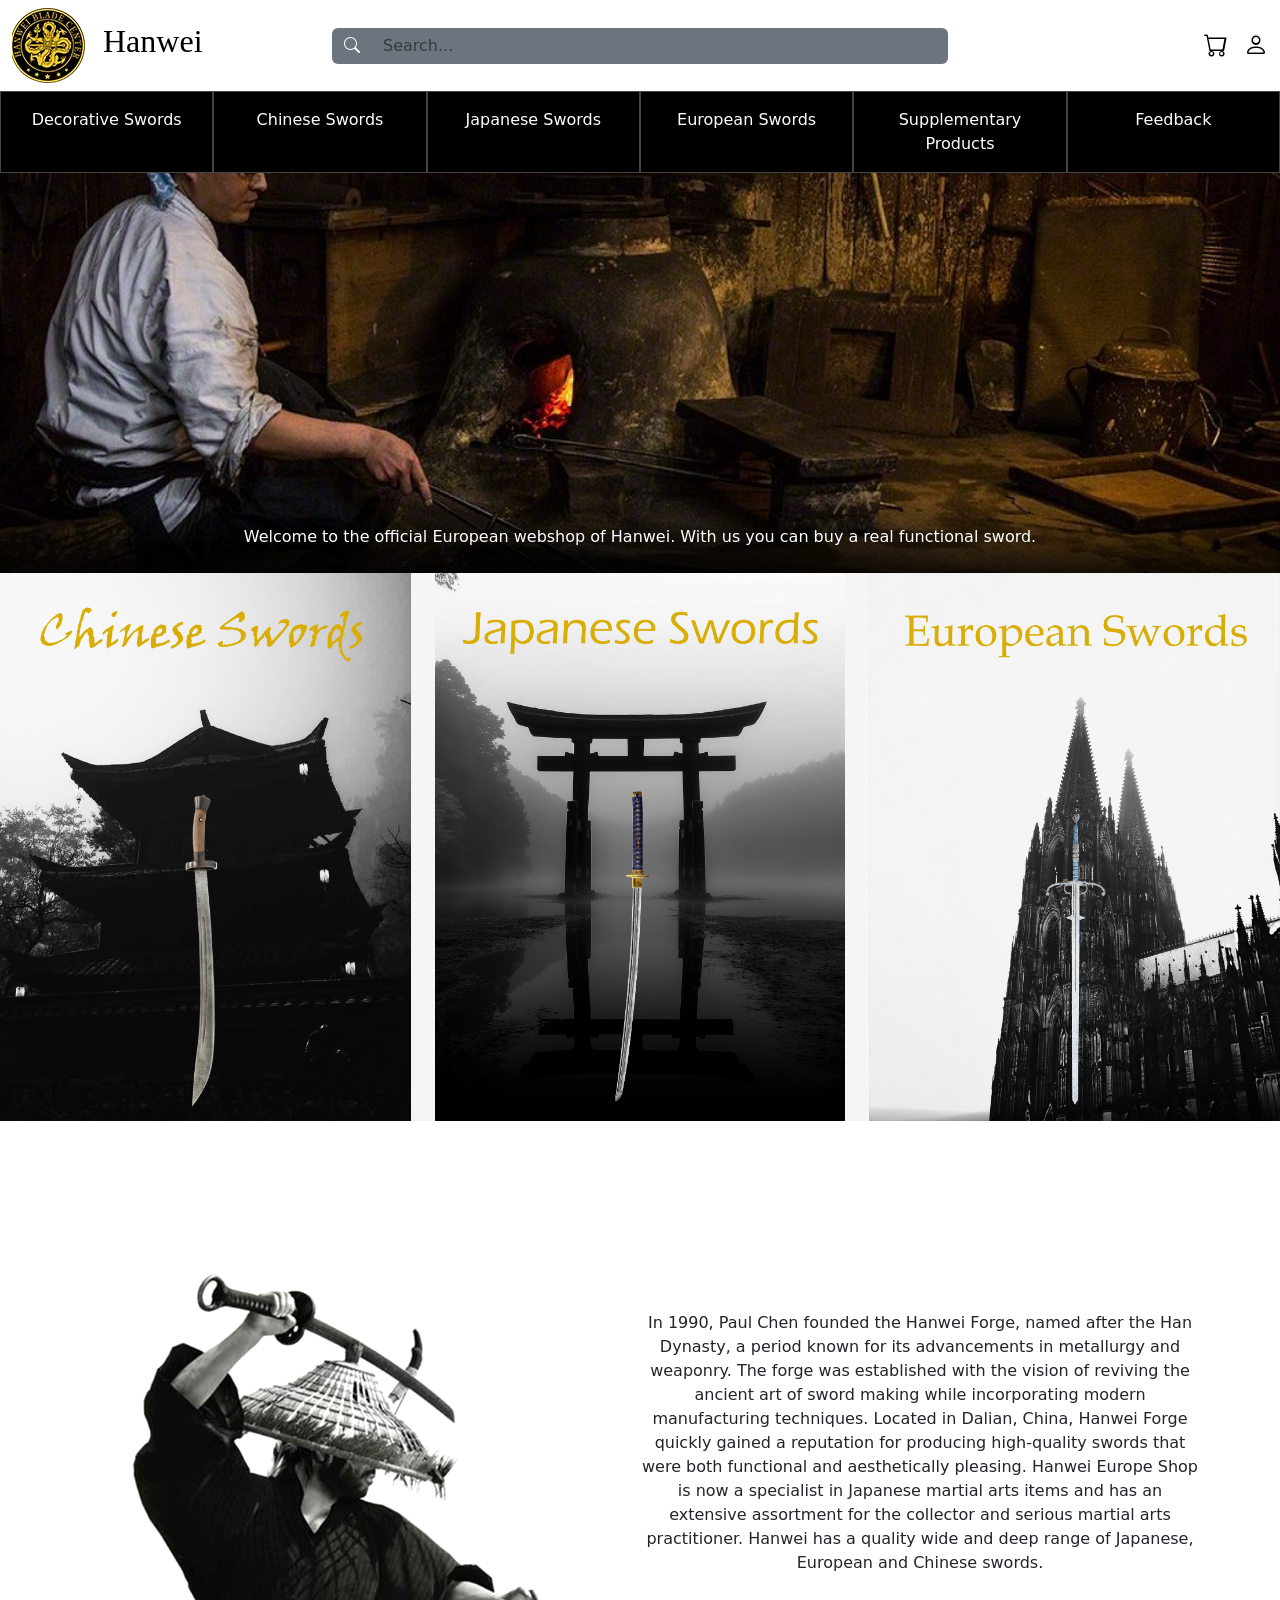
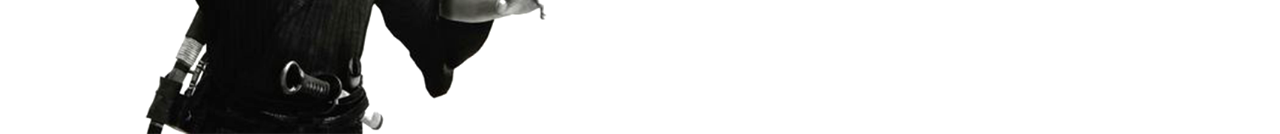
<file: index.html>
<!DOCTYPE html>
<html lang="en">
<head>
    <meta charset="UTF-8">
    <meta name="viewport" content="width=device-width, initial-scale=1.0">
    <link href="https://cdn.jsdelivr.net/npm/bootstrap@5.3.0/dist/css/bootstrap.min.css" rel="stylesheet">
    <link rel="stylesheet" href="https://cdn.jsdelivr.net/npm/bootstrap-icons@1.11.0/font/bootstrap-icons.css">
    <link rel="stylesheet" href="styles.css">
    <title>Hanwei Sword Shop</title>
</head>

<body>

    <!-- header -->
    <div class="container-fluid py-2 bg-white">
        <div class="row align-items-center">

            <!--hanwei logo and home button-->
            <div class="col-3 d-flex align-items-center gap-3">
                <a href="index.html" class="d-flex align-items-center gap-3">
                    <img src="HANWEI-LOGO-.webp" class="img-fluid" alt="Hanwei Logo">
                    <h2>Hanwei</h2>
                </a>
            </div>

            <!--search box-->
            <div class="col-6">
                <div class="input-group">
                    <span class="input-group-text bg-secondary border-0">
                        <i class="bi bi-search text-white"></i>
                    </span>
                    <input type="text" class="form-control bg-secondary text-white border-0"
                           placeholder="Search..." aria-label="Search">
                </div>
            </div>

            <!-- Profile and Cart -->
            <div class="col-3 d-flex justify-content-end gap-3">
                <a href="#" class="text-black text-decoration-none">
                    <i class="bi bi-cart fs-4"></i>
                </a>
                <a href="#" class="text-black text-decoration-none">
                    <i class="bi bi-person fs-4"></i>
                </a>
               
            </div>

        </div>
    </div>

    <!-- navbar -->
    <div class="container-fluid bg-black">
        <div class="row text-white text-center">
            <div class="col bg-black" style="border: 1px solid #444;">
                <a class="nav-link text-white py-3" href="DecorativeSwords.html">Decorative Swords</a>
            </div>
            <div class="col bg-black" style="border: 1px solid #444;">
                <a class="nav-link text-white py-3" href="ChineseSwords.html">Chinese Swords</a>
            </div>
            <div class="col bg-black" style="border: 1px solid #444;">
                <a class="nav-link text-white py-3" href="JapaneseSwords.html">Japanese Swords</a>
            </div>
            <div class="col bg-black" style="border: 1px solid #444;">
                <a class="nav-link text-white py-3" href="EuropeanSwords.html">European Swords</a>
            </div>
            <div class="col bg-black" style="border: 1px solid #444;">
                <a class="nav-link text-white py-3" href="SupplementaryProducts.html">Supplementary Products</a>
            </div>
            <div class="col bg-black" style="border: 1px solid #444;">
                <a class="nav-link text-white py-3" href="Feedback.html">Feedback</a>
            </div>
        </div>
    </div>

    <div class="container-fluid px-0 position-relative">
        <img src="53193 copy trim.jpg" class="w-100" style="max-height: 400px; object-fit: cover;" alt="Hero sword image">
        <div class="position-absolute bottom-0 start-0 end-0 text-white text-center p-4"
             style="background: linear-gradient(transparent, rgba(0,0,0,0.8));">
            Welcome to the official European webshop of Hanwei. With us you can buy a real functional sword.
        </div>
    </div>

    <!-- Product cards section -->
    <div class="row g-4">

    <div class="col-4">
        <a href="ChineseSwords.html">
            <img src="Chinese Swords.png" class="w-100" alt="Japanese Swords">
            
        </a>
    </div>

    <div class="col-4">
        <a href="JapaneseSwords.html">
            <img src="Japanese Swords.png" class="w-100" alt="European Swords">
            
        </a>
    </div>

    <div class="col-4">
        <a href="EuropeanSwords.html">
            <img src="European Swords.png" class="w-100" alt="Chinese Swords">
            
        </a>
    </div>

</div>

<div class="position-relative">
    <img src="history background swords 2.png" class="w-100" alt="description">
    <p class="position-absolute top-50 translate-middle-y start-50 translate-middle-x text- text-center mt-3" style="padding-right: 80px;">
       In 1990, Paul Chen founded the Hanwei Forge, named after the Han Dynasty, a period known for its advancements in metallurgy and weaponry. The forge was established with the vision of reviving the ancient art of sword making while incorporating modern manufacturing techniques. Located in Dalian, China, Hanwei Forge quickly gained a reputation for producing high-quality swords that were both functional and aesthetically pleasing. Hanwei Europe Shop is now a specialist in Japanese martial arts items and has an extensive assortment for the collector and serious martial arts practitioner. Hanwei has a quality wide and deep range of Japanese, European and Chinese swords.
    </p>
</div>

    
    <script src="https://cdn.jsdelivr.net/npm/@popperjs/core@2.11.6/dist/umd/popper.min.js"></script>
    <script src="https://cdn.jsdelivr.net/npm/bootstrap@5.3.0/dist/js/bootstrap.min.js"></script>

</body>
</html>
</file>
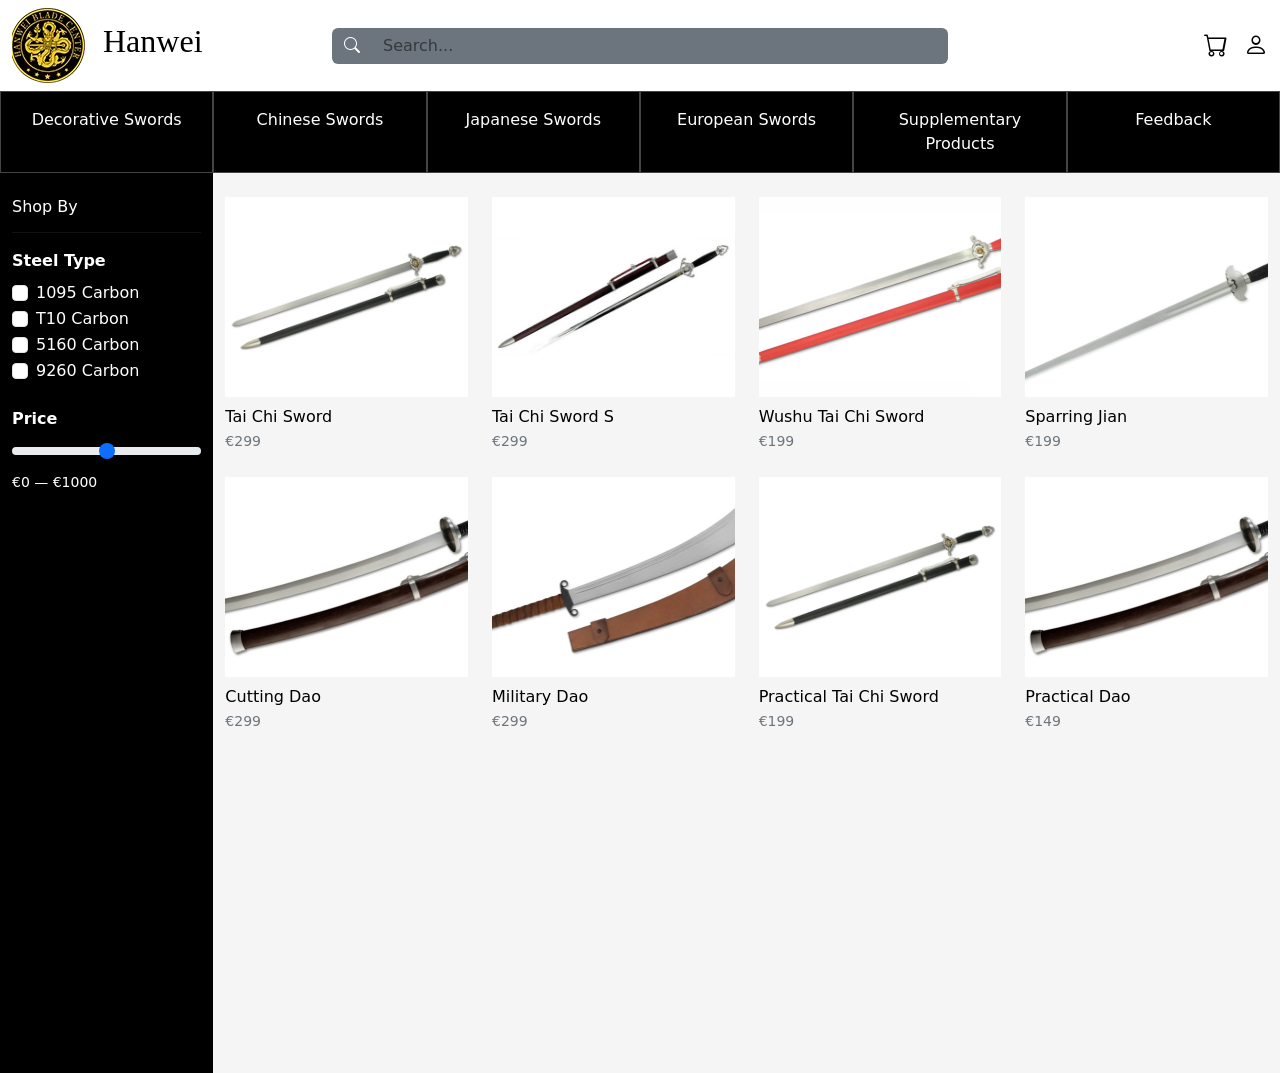
<file: ChineseSwords.html>
<!DOCTYPE html>
<html lang="en">
<head>
    <meta charset="UTF-8">
    <meta name="viewport" content="width=device-width, initial-scale=1.0">
    <link href="https://cdn.jsdelivr.net/npm/bootstrap@5.3.0/dist/css/bootstrap.min.css" rel="stylesheet">
    <link rel="stylesheet" href="https://cdn.jsdelivr.net/npm/bootstrap-icons@1.11.0/font/bootstrap-icons.css">
    <link rel="stylesheet" href="styles.css">
    <title>Hanwei Sword Shop</title>
</head>

<body>

    <!-- header -->
    <div class="container-fluid py-2 bg-white">
        <div class="row align-items-center">

            <!--hanwei logo and home button-->
            <div class="col-3 d-flex align-items-center gap-3">
                <a href="index.html" class="d-flex align-items-center gap-3">
                    <img src="HANWEI-LOGO-.webp" class="img-fluid" alt="Hanwei Logo">
                    <h2>Hanwei</h2>
                </a>
            </div>

            <!--search box-->
            <div class="col-6">
                <div class="input-group">
                    <span class="input-group-text bg-secondary border-0">
                        <i class="bi bi-search text-white"></i>
                    </span>
                    <input type="text" class="form-control bg-secondary text-white border-0"
                           placeholder="Search..." aria-label="Search">
                </div>
            </div>

            <!-- Profile and Cart -->
            <div class="col-3 d-flex justify-content-end gap-3">
                <a href="#" class="text-black text-decoration-none">
                    <i class="bi bi-cart fs-4"></i>
                </a>
                <a href="#" class="text-black text-decoration-none">
                    <i class="bi bi-person fs-4"></i>
                </a>
               
            </div>

        </div>
    </div>

    <!-- navbar -->
    <div class="container-fluid bg-black">
        <div class="row text-white text-center">
            <div class="col bg-black" style="border: 1px solid #444;">
                <a class="nav-link text-white py-3" href="DecorativeSwords.html">Decorative Swords</a>
            </div>
            <div class="col bg-black" style="border: 1px solid #444;">
                <a class="nav-link text-white py-3" href="ChineseSwords.html">Chinese Swords</a>
            </div>
            <div class="col bg-black" style="border: 1px solid #444;">
                <a class="nav-link text-white py-3" href="JapaneseSwords.html">Japanese Swords</a>
            </div>
            <div class="col bg-black" style="border: 1px solid #444;">
                <a class="nav-link text-white py-3" href="EuropeanSwords.html">European Swords</a>
            </div>
            <div class="col bg-black" style="border: 1px solid #444;">
                <a class="nav-link text-white py-3" href="SupplementaryProducts.html">Supplementary Products</a>
            </div>
            <div class="col bg-black" style="border: 1px solid #444;">
                <a class="nav-link text-white py-3" href="Feedback.html">Feedback</a>
            </div>
        </div>
    </div>

    <!-- Main content: sidebar + products -->
    <div class="container-fluid">
        <div class="row">

            <!-- Sidebar -->
            <div class="col-2 bg-black text-white pt-4" style="min-height: 100vh;">
                <h6>Shop By</h6>
                <hr style="border-color: #444;">

                <p class="mb-2"><strong>Steel Type</strong></p>
                <div class="form-check">
                    <input class="form-check-input" type="checkbox" id="steel1">
                    <label class="form-check-label" for="steel1">1095 Carbon</label>
                </div>
                <div class="form-check">
                    <input class="form-check-input" type="checkbox" id="steel2">
                    <label class="form-check-label" for="steel2">T10 Carbon</label>
                </div>
                <div class="form-check">
                    <input class="form-check-input" type="checkbox" id="steel3">
                    <label class="form-check-label" for="steel3">5160 Carbon</label>
                </div>
                <div class="form-check">
                    <input class="form-check-input" type="checkbox" id="steel4">
                    <label class="form-check-label" for="steel4">9260 Carbon</label>
                </div>

                <p class="mt-4 mb-2"><strong>Price</strong></p>
                <input type="range" class="form-range" min="0" max="1000" value="500">
                <small>€0 — €1000</small>
            </div>

            <!-- product grid -->
            <div class="col-10 pt-4" style="background-color: whitesmoke;">
                <div class="row g-4">

                    <!-- block for each sword -->
                    <div class="col-3">
                        <a href="#" class="text-decoration-none text-white">
                            <img src="Tai-Chi-Zwaard-sh2008a-1024x1024.webp" class="w-100" alt="Sword Name" style="height: 200px; object-fit: cover;">
                            <p class="mt-2 mb-0 text-black">Tai Chi Sword</p>
                            <small class="text-secondary">€299</small>
                        </a>
                    </div>

                    <div class="col-3">
                        <a href="#" class="text-decoration-none text-white">
                            <img src="Tai-Chi-Zwaard-SH2269-1024x1024.webp" class="w-100" alt="Sword Name" style="height: 200px; object-fit: cover;">
                            <p class="mt-2 mb-0 text-black">Tai Chi Sword S</p>
                            <small class="text-secondary">€299</small>
                        </a>
                    </div>

                    <div class="col-3">
                        <a href="#" class="text-decoration-none text-white">
                            <img src="wushu-tai-chi-sword.png" class="w-100" alt="Sword Name" style="height: 200px; object-fit: cover;">
                            <p class="mt-2 mb-0 text-black">Wushu Tai Chi Sword</p>
                            <small class="text-secondary">€199</small>
                        </a>
                    </div>

                    <div class="col-3">
                        <a href="#" class="text-decoration-none text-white">
                            <img src="Sparring-Jian.png" class="w-100" alt="Sword Name" style="height: 200px; object-fit: cover;">
                            <p class="mt-2 mb-0 text-black">Sparring Jian</p>
                            <small class="text-secondary">€199</small>
                        </a>
                    </div>

                    <div class="col-3">
                        <a href="#" class="text-decoration-none text-white">
                            <img src="Cutting-Dao.png" class="w-100" alt="Sword Name" style="height: 200px; object-fit: cover;">
                            <p class="mt-2 mb-0 text-black">Cutting Dao</p>
                            <small class="text-secondary">€299</small>
                        </a>
                    </div>

                    <div class="col-3">
                        <a href="#" class="text-decoration-none text-white">
                            <img src="military-dadao.png" class="w-100" alt="Sword Name" style="height: 200px; object-fit: cover;">
                            <p class="mt-2 mb-0 text-black">Military Dao</p>
                            <small class="text-secondary">€299</small>
                        </a>
                    </div>

                    <div class="col-3">
                        <a href="#" class="text-decoration-none text-white">
                            <img src="Tai-Chi-Zwaard-sh2008a-1024x1024.webp" class="w-100" alt="Sword Name" style="height: 200px; object-fit: cover;">
                            <p class="mt-2 mb-0 text-black">Practical Tai Chi Sword</p>
                            <small class="text-secondary">€199</small>
                        </a>
                    </div>

                    <div class="col-3">
                        <a href="#" class="text-decoration-none text-white">
                            <img src="Cutting-Dao.png" class="w-100" alt="Sword Name" style="height: 200px; object-fit: cover;">
                            <p class="mt-2 mb-0 text-black">Practical Dao</p>
                            <small class="text-secondary">€149</small>
                        </a>
                    </div>

                </div>
            </div>

        </div>
    </div>

    <script src="https://cdn.jsdelivr.net/npm/@popperjs/core@2.11.6/dist/umd/popper.min.js"></script>
    <script src="https://cdn.jsdelivr.net/npm/bootstrap@5.3.0/dist/js/bootstrap.min.js"></script>

</body>
</html>
</file>
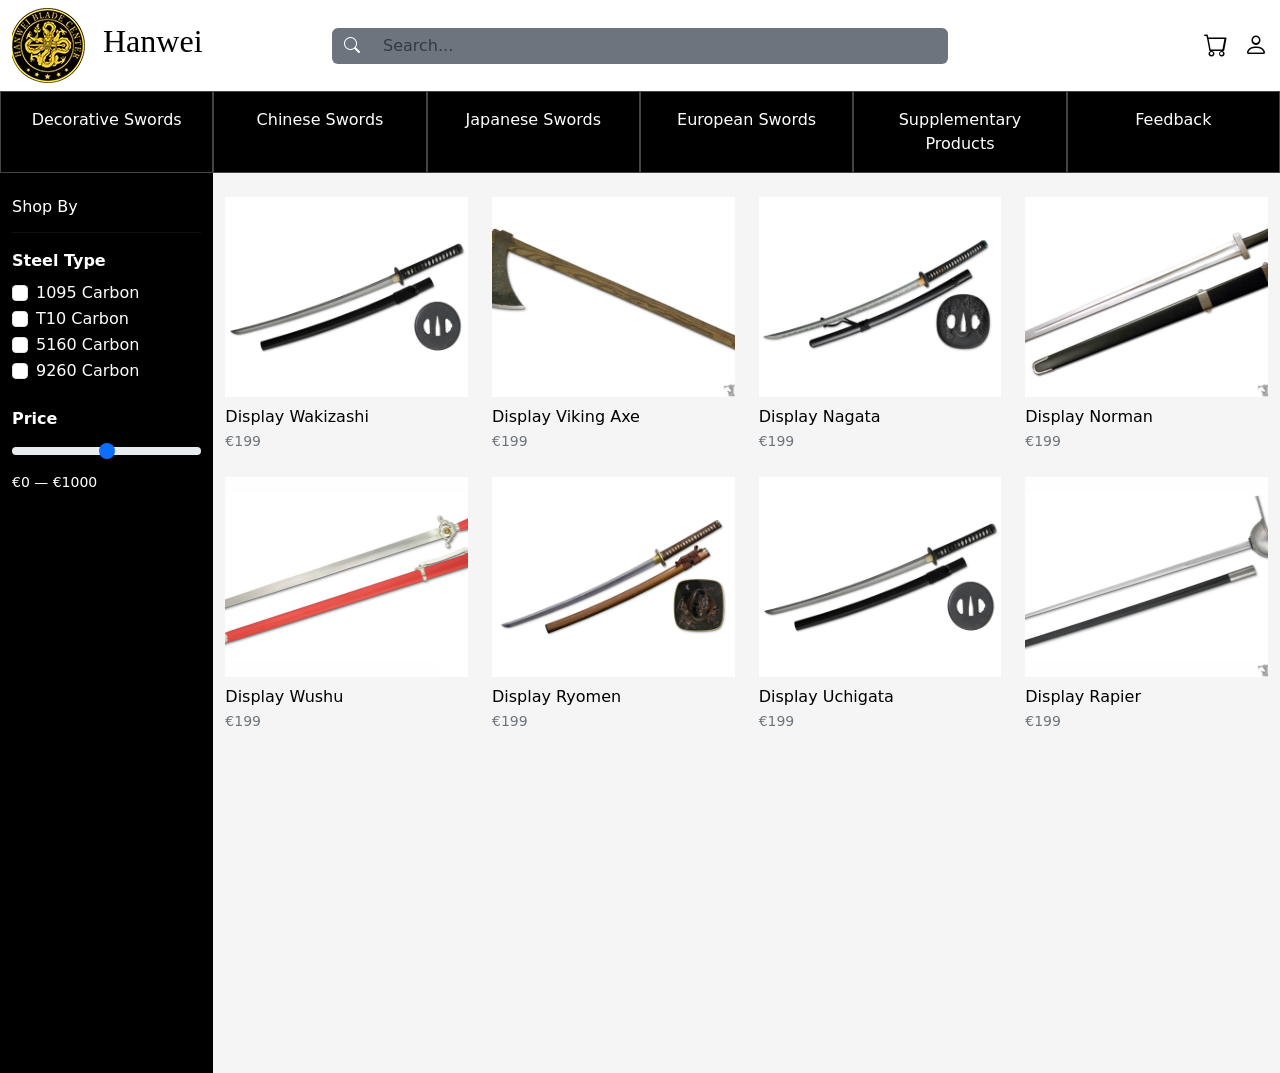
<file: DecorativeSwords.html>
<!DOCTYPE html>
<html lang="en">
<head>
    <meta charset="UTF-8">
    <meta name="viewport" content="width=device-width, initial-scale=1.0">
    <link href="https://cdn.jsdelivr.net/npm/bootstrap@5.3.0/dist/css/bootstrap.min.css" rel="stylesheet">
    <link rel="stylesheet" href="https://cdn.jsdelivr.net/npm/bootstrap-icons@1.11.0/font/bootstrap-icons.css">
    <link rel="stylesheet" href="styles.css">
    <title>Hanwei Sword Shop</title>
</head>

<body>

    <!-- header -->
    <div class="container-fluid py-2 bg-white">
        <div class="row align-items-center">

            <!--hanwei logo and home button-->
            <div class="col-3 d-flex align-items-center gap-3">
                <a href="index.html" class="d-flex align-items-center gap-3">
                    <img src="HANWEI-LOGO-.webp" class="img-fluid" alt="Hanwei Logo">
                    <h2>Hanwei</h2>
                </a>
            </div>

            <!--search box-->
            <div class="col-6">
                <div class="input-group">
                    <span class="input-group-text bg-secondary border-0">
                        <i class="bi bi-search text-white"></i>
                    </span>
                    <input type="text" class="form-control bg-secondary text-white border-0"
                           placeholder="Search..." aria-label="Search">
                </div>
            </div>

            <!-- Profile and Cart -->
            <div class="col-3 d-flex justify-content-end gap-3">
                <a href="#" class="text-black text-decoration-none">
                    <i class="bi bi-cart fs-4"></i>
                </a>
                <a href="#" class="text-black text-decoration-none">
                    <i class="bi bi-person fs-4"></i>
                </a>
               
            </div>

        </div>
    </div>

    <!-- navbar -->
    <div class="container-fluid bg-black">
        <div class="row text-white text-center">
            <div class="col bg-black" style="border: 1px solid #444;">
                <a class="nav-link text-white py-3" href="DecorativeSwords.html">Decorative Swords</a>
            </div>
            <div class="col bg-black" style="border: 1px solid #444;">
                <a class="nav-link text-white py-3" href="ChineseSwords.html">Chinese Swords</a>
            </div>
            <div class="col bg-black" style="border: 1px solid #444;">
                <a class="nav-link text-white py-3" href="JapaneseSwords.html">Japanese Swords</a>
            </div>
            <div class="col bg-black" style="border: 1px solid #444;">
                <a class="nav-link text-white py-3" href="EuropeanSwords.html">European Swords</a>
            </div>
            <div class="col bg-black" style="border: 1px solid #444;">
                <a class="nav-link text-white py-3" href="SupplementaryProducts.html">Supplementary Products</a>
            </div>
            <div class="col bg-black" style="border: 1px solid #444;">
                <a class="nav-link text-white py-3" href="Feedback.html">Feedback</a>
            </div>
        </div>
    </div>

    <!-- Main content: sidebar + products -->
    <div class="container-fluid">
        <div class="row">

            <!-- Sidebar -->
            <div class="col-2 bg-black text-white pt-4" style="min-height: 100vh;">
                <h6>Shop By</h6>
                <hr style="border-color: #444;">

                <p class="mb-2"><strong>Steel Type</strong></p>
                <div class="form-check">
                    <input class="form-check-input" type="checkbox" id="steel1">
                    <label class="form-check-label" for="steel1">1095 Carbon</label>
                </div>
                <div class="form-check">
                    <input class="form-check-input" type="checkbox" id="steel2">
                    <label class="form-check-label" for="steel2">T10 Carbon</label>
                </div>
                <div class="form-check">
                    <input class="form-check-input" type="checkbox" id="steel3">
                    <label class="form-check-label" for="steel3">5160 Carbon</label>
                </div>
                <div class="form-check">
                    <input class="form-check-input" type="checkbox" id="steel4">
                    <label class="form-check-label" for="steel4">9260 Carbon</label>
                </div>

                <p class="mt-4 mb-2"><strong>Price</strong></p>
                <input type="range" class="form-range" min="0" max="1000" value="500">
                <small>€0 — €1000</small>
            </div>

            <!-- Product grid -->
            <div class="col-10 pt-4" style="background-color: whitesmoke;">
                <div class="row g-4">

                    <!-- Products -->
                    <div class="col-3">
                        <a href="#" class="text-decoration-none text-white">
                            <img src="Decorative Katana.webp" class="w-100" alt="Sword Name" style="height: 200px; object-fit: cover;">
                            <p class="mt-2 mb-0 text-black">Display Wakizashi</p>
                            <small class="text-secondary">€199</small>
                        </a>
                    </div>

                    <div class="col-3">
                        <a href="#" class="text-decoration-none text-white">
                            <img src="viking-axe.jpg" class="w-100" alt="Sword Name" style="height: 200px; object-fit: cover;">
                            <p class="mt-2 mb-0 text-black">Display Viking Axe</p>
                            <small class="text-secondary">€199</small>
                        </a>
                    </div>

                    <div class="col-3">
                        <a href="#" class="text-decoration-none text-white">
                            <img src="Lion-Dog-Katana-sh2439-1024x1024.webp" class="w-100" alt="Sword Name" style="height: 200px; object-fit: cover;">
                            <p class="mt-2 mb-0 text-black">Display Nagata</p>
                            <small class="text-secondary">€199</small>
                        </a>
                    </div>

                    <div class="col-3">
                        <a href="#" class="text-decoration-none text-white">
                            <img src="tinker-blunt-viking-sword.jpg" class="w-100" alt="Sword Name" style="height: 200px; object-fit: cover;">
                            <p class="mt-2 mb-0 text-black">Display Norman</p>
                            <small class="text-secondary">€199</small>
                        </a>
                    </div>

                    <div class="col-3">
                        <a href="#" class="text-decoration-none text-white">
                            <img src="wushu-tai-chi-sword.png" class="w-100" alt="Sword Name" style="height: 200px; object-fit: cover;">
                            <p class="mt-2 mb-0 text-black">Display Wushu</p>
                            <small class="text-secondary">€199</small>
                        </a>
                    </div>

                    <div class="col-3">
                        <a href="#" class="text-decoration-none text-white">
                            <img src="Bushido-Katana-sh1210-1024x1024.webp" class="w-100" alt="Sword Name" style="height: 200px; object-fit: cover;">
                            <p class="mt-2 mb-0 text-black">Display Ryomen</p>
                            <small class="text-secondary">€199</small>
                        </a>
                    </div>

                    <div class="col-3">
                        <a href="#" class="text-decoration-none text-white">
                            <img src="Decorative Katana.webp" class="w-100" alt="Sword Name" style="height: 200px; object-fit: cover;">
                            <p class="mt-2 mb-0 text-black">Display Uchigata</p>
                            <small class="text-secondary">€199</small>
                        </a>
                    </div>

                    <div class="col-3">
                        <a href="#" class="text-decoration-none text-white">
                            <img src="practical-cup-hilt-rapier.jpg" class="w-100" alt="Sword Name" style="height: 200px; object-fit: cover;">
                            <p class="mt-2 mb-0 text-black">Display Rapier</p>
                            <small class="text-secondary">€199</small>
                        </a>
                    </div>

                </div>
            </div>

        </div>
    </div>

    <script src="https://cdn.jsdelivr.net/npm/@popperjs/core@2.11.6/dist/umd/popper.min.js"></script>
    <script src="https://cdn.jsdelivr.net/npm/bootstrap@5.3.0/dist/js/bootstrap.min.js"></script>

</body>
</html>
</file>
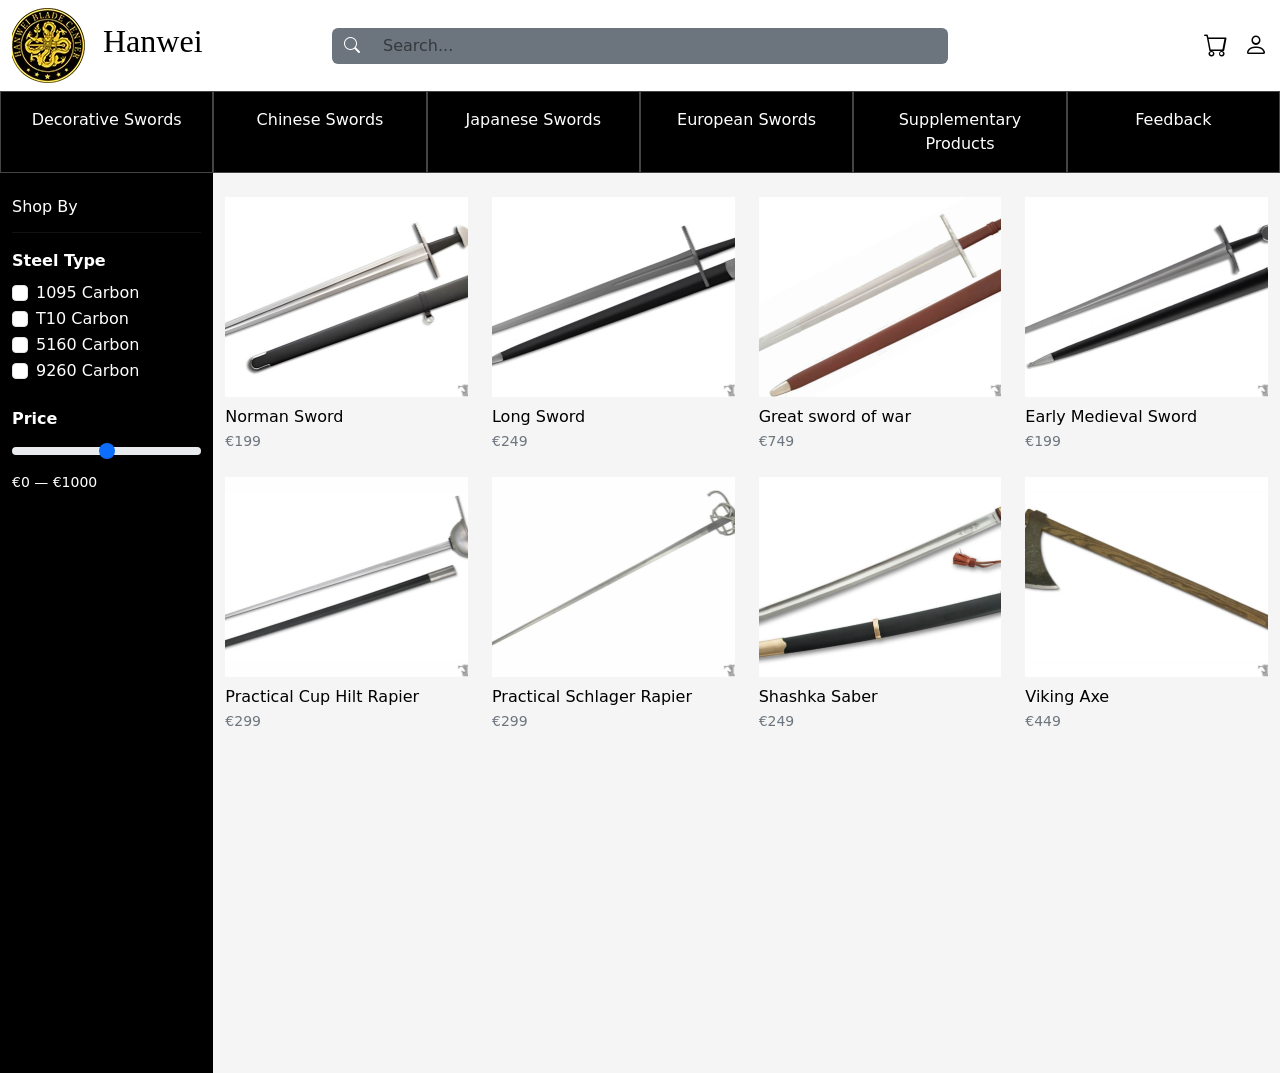
<file: EuropeanSwords.html>
<!DOCTYPE html>
<html lang="en">
<head>
    <meta charset="UTF-8">
    <meta name="viewport" content="width=device-width, initial-scale=1.0">
    <link href="https://cdn.jsdelivr.net/npm/bootstrap@5.3.0/dist/css/bootstrap.min.css" rel="stylesheet">
    <link rel="stylesheet" href="https://cdn.jsdelivr.net/npm/bootstrap-icons@1.11.0/font/bootstrap-icons.css">
    <link rel="stylesheet" href="styles.css">
    <title>Hanwei Sword Shop</title>
</head>

<body>

    <!-- header -->
    <div class="container-fluid py-2 bg-white">
        <div class="row align-items-center">

            <!--hanwei logo and home button-->
            <div class="col-3 d-flex align-items-center gap-3">
                <a href="index.html" class="d-flex align-items-center gap-3">
                    <img src="HANWEI-LOGO-.webp" class="img-fluid" alt="Hanwei Logo">
                    <h2>Hanwei</h2>
                </a>
            </div>

            <!--search box-->
            <div class="col-6">
                <div class="input-group">
                    <span class="input-group-text bg-secondary border-0">
                        <i class="bi bi-search text-white"></i>
                    </span>
                    <input type="text" class="form-control bg-secondary text-white border-0"
                           placeholder="Search..." aria-label="Search">
                </div>
            </div>

            <!-- Profile and Cart -->
            <div class="col-3 d-flex justify-content-end gap-3">
                <a href="#" class="text-black text-decoration-none">
                    <i class="bi bi-cart fs-4"></i>
                </a>
                <a href="#" class="text-black text-decoration-none">
                    <i class="bi bi-person fs-4"></i>
                </a>
               
            </div>

        </div>
    </div>

    <!-- navbar -->
    <div class="container-fluid bg-black">
        <div class="row text-white text-center">
            <div class="col bg-black" style="border: 1px solid #444;">
                <a class="nav-link text-white py-3" href="DecorativeSwords.html">Decorative Swords</a>
            </div>
            <div class="col bg-black" style="border: 1px solid #444;">
                <a class="nav-link text-white py-3" href="ChineseSwords.html">Chinese Swords</a>
            </div>
            <div class="col bg-black" style="border: 1px solid #444;">
                <a class="nav-link text-white py-3" href="JapaneseSwords.html">Japanese Swords</a>
            </div>
            <div class="col bg-black" style="border: 1px solid #444;">
                <a class="nav-link text-white py-3" href="EuropeanSwords.html">European Swords</a>
            </div>
            <div class="col bg-black" style="border: 1px solid #444;">
                <a class="nav-link text-white py-3" href="SupplementaryProducts.html">Supplementary Products</a>
            </div>
            <div class="col bg-black" style="border: 1px solid #444;">
                <a class="nav-link text-white py-3" href="Feedback.html">Feedback</a>
            </div>
        </div>
    </div>
    <!-- Main content: sidebar + products -->
    <div class="container-fluid">
        <div class="row">

            <!-- Sidebar -->
            <div class="col-2 bg-black text-white pt-4" style="min-height: 100vh;">
                <h6>Shop By</h6>
                <hr style="border-color: #444;">

                <p class="mb-2"><strong>Steel Type</strong></p>
                <div class="form-check">
                    <input class="form-check-input" type="checkbox" id="steel1">
                    <label class="form-check-label" for="steel1">1095 Carbon</label>
                </div>
                <div class="form-check">
                    <input class="form-check-input" type="checkbox" id="steel2">
                    <label class="form-check-label" for="steel2">T10 Carbon</label>
                </div>
                <div class="form-check">
                    <input class="form-check-input" type="checkbox" id="steel3">
                    <label class="form-check-label" for="steel3">5160 Carbon</label>
                </div>
                <div class="form-check">
                    <input class="form-check-input" type="checkbox" id="steel4">
                    <label class="form-check-label" for="steel4">9260 Carbon</label>
                </div>

                <p class="mt-4 mb-2"><strong>Price</strong></p>
                <input type="range" class="form-range" min="0" max="1000" value="500">
                <small>€0 — €1000</small>
            </div>

            <!-- product grid -->
            <div class="col-10 pt-4" style="background-color:whitesmoke;">
                <div class="row g-4">

                    <!-- blocks for each sword -->
                    <div class="col-3">
                        <a href="#" class="text-decoration-none text-white">
                            <img src="tinker-norman-sword-sharp.jpg" class="w-100" alt="Sword Name" style="height: 200px; object-fit: cover;">
                            <p class="mt-2 mb-0 text-black">Norman Sword</p>
                            <small class="text-secondary">€199</small>
                        </a>
                    </div>

                    <div class="col-3">
                        <a href="#" class="text-decoration-none text-white">
                            <img src="tinker-long-sword.jpg" class="w-100" alt="Sword Name" style="height: 200px; object-fit: cover;">
                            <p class="mt-2 mb-0 text-black">Long Sword</p>
                            <small class="text-secondary">€249</small>
                        </a>
                    </div>

                    <div class="col-3">
                        <a href="#" class="text-decoration-none text-white">
                            <img src="tinker-great-sword-of-war.jpg" class="w-100" alt="Sword Name" style="height: 200px; object-fit: cover;">
                            <p class="mt-2 mb-0 text-black">Great sword of war</p>
                            <small class="text-secondary">€749</small>
                        </a>
                    </div>

                    <div class="col-3">
                        <a href="#" class="text-decoration-none text-white">
                            <img src="tinker-early-medieval-sword.jpg" class="w-100" alt="Sword Name" style="height: 200px; object-fit: cover;">
                            <p class="mt-2 mb-0 text-black">Early Medieval Sword</p>
                            <small class="text-secondary">€199</small>
                        </a>
                    </div>

                    <div class="col-3">
                        <a href="#" class="text-decoration-none text-white">
                            <img src="practical-cup-hilt-rapier.jpg" class="w-100" alt="Sword Name" style="height: 200px; object-fit: cover;">
                            <p class="mt-2 mb-0 text-black">Practical Cup Hilt Rapier</p>
                            <small class="text-secondary">€299</small>
                        </a>
                    </div>

                    <div class="col-3">
                        <a href="#" class="text-decoration-none text-white">
                            <img src="practical-rapier-schlager-blade.jpg" class="w-100" alt="Sword Name" style="height: 200px; object-fit: cover;">
                            <p class="mt-2 mb-0 text-black">Practical Schlager Rapier</p>
                            <small class="text-secondary">€299</small>
                        </a>
                    </div>

                    <div class="col-3">
                        <a href="#" class="text-decoration-none text-white">
                            <img src="1881-shashka-saber.jpg" class="w-100" alt="Sword Name" style="height: 200px; object-fit: cover;">
                            <p class="mt-2 mb-0 text-black">Shashka Saber</p>
                            <small class="text-secondary">€249</small>
                        </a>
                    </div>

                    <div class="col-3">
                        <a href="#" class="text-decoration-none text-white">
                            <img src="viking-axe.jpg" class="w-100" alt="Sword Name" style="height: 200px; object-fit: cover;">
                            <p class="mt-2 mb-0 text-black">Viking Axe</p>
                            <small class="text-secondary">€449</small>
                        </a>
                    </div>

                </div>
            </div>

        </div>
    </div>

    <script src="https://cdn.jsdelivr.net/npm/@popperjs/core@2.11.6/dist/umd/popper.min.js"></script>
    <script src="https://cdn.jsdelivr.net/npm/bootstrap@5.3.0/dist/js/bootstrap.min.js"></script>

</body>
</html>
</file>
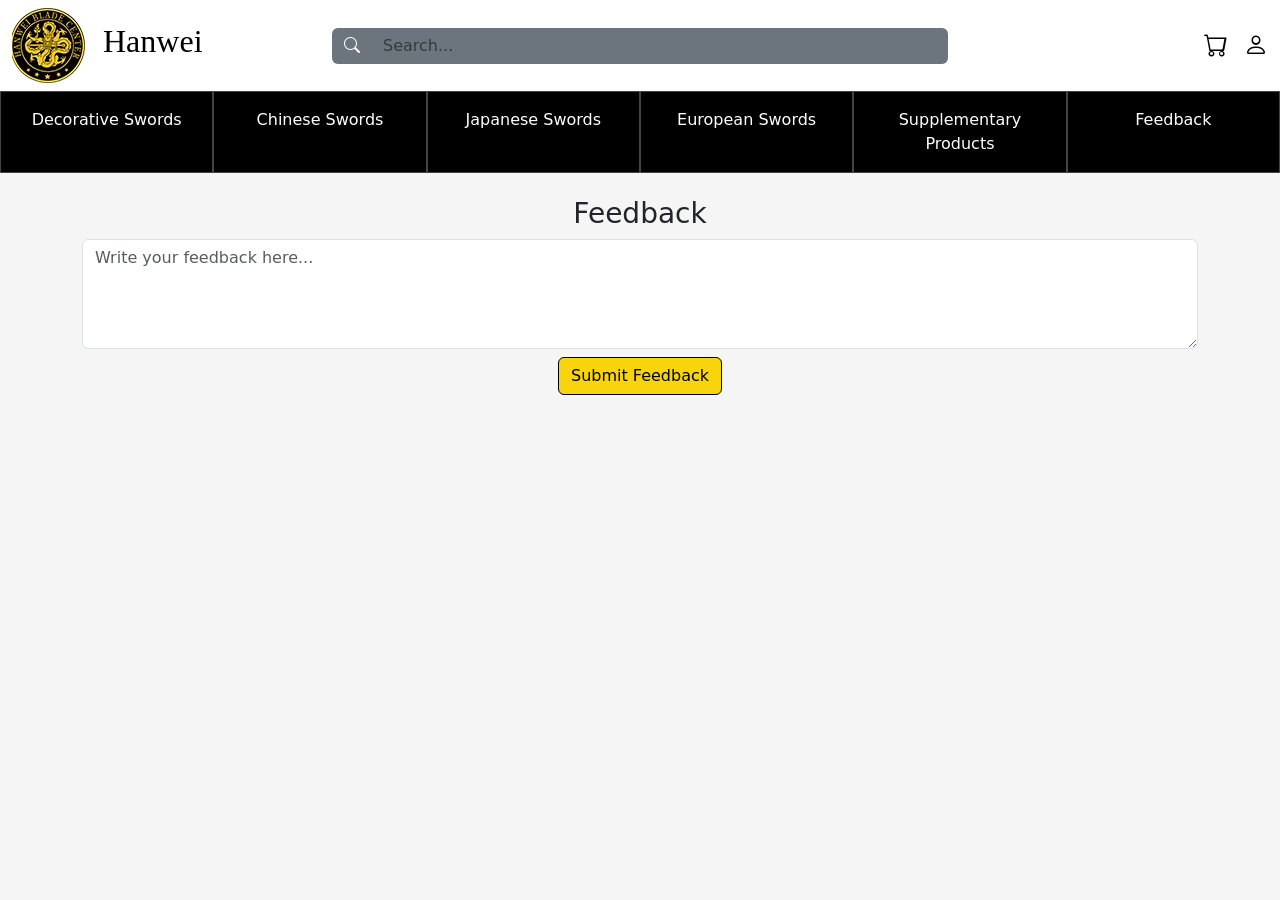
<file: Feedback.html>
<!DOCTYPE html>
<html lang="en">
<head>
    <meta charset="UTF-8">
    <meta name="viewport" content="width=device-width, initial-scale=1.0">
    <link href="https://cdn.jsdelivr.net/npm/bootstrap@5.3.0/dist/css/bootstrap.min.css" rel="stylesheet">
    <link rel="stylesheet" href="https://cdn.jsdelivr.net/npm/bootstrap-icons@1.11.0/font/bootstrap-icons.css">
    <link rel="stylesheet" href="styles.css">
    <title>Hanwei Sword Shop</title>
</head>

<body>

    <!-- header -->
    <div class="container-fluid py-2 bg-white">
        <div class="row align-items-center">

            <!--hanwei logo and home button-->
            <div class="col-3 d-flex align-items-center gap-3">
                <a href="index.html" class="d-flex align-items-center gap-3">
                    <img src="HANWEI-LOGO-.webp" class="img-fluid" alt="Hanwei Logo">
                    <h2>Hanwei</h2>
                </a>
            </div>

            <!--search box-->
            <div class="col-6">
                <div class="input-group">
                    <span class="input-group-text bg-secondary border-0">
                        <i class="bi bi-search text-white"></i>
                    </span>
                    <input type="text" class="form-control bg-secondary text-white border-0"
                           placeholder="Search..." aria-label="Search">
                </div>
            </div>

            <!-- Profile and Cart -->
            <div class="col-3 d-flex justify-content-end gap-3">
                <a href="#" class="text-black text-decoration-none">
                    <i class="bi bi-cart fs-4"></i>
                </a>
                <a href="#" class="text-black text-decoration-none">
                    <i class="bi bi-person fs-4"></i>
                </a>
               
            </div>

        </div>
    </div>

    <!-- navbar -->
    <div class="container-fluid bg-black">
        <div class="row text-white text-center">
            <div class="col bg-black" style="border: 1px solid #444;">
                <a class="nav-link text-white py-3" href="DecorativeSwords.html">Decorative Swords</a>
            </div>
            <div class="col bg-black" style="border: 1px solid #444;">
                <a class="nav-link text-white py-3" href="ChineseSwords.html">Chinese Swords</a>
            </div>
            <div class="col bg-black" style="border: 1px solid #444;">
                <a class="nav-link text-white py-3" href="JapaneseSwords.html">Japanese Swords</a>
            </div>
            <div class="col bg-black" style="border: 1px solid #444;">
                <a class="nav-link text-white py-3" href="EuropeanSwords.html">European Swords</a>
            </div>
            <div class="col bg-black" style="border: 1px solid #444;">
                <a class="nav-link text-white py-3" href="SupplementaryProducts.html">Supplementary Products</a>
            </div>
            <div class="col bg-black" style="border: 1px solid #444;">
                <a class="nav-link text-white py-3" href="Feedback.html">Feedback</a>
            </div>
        </div>
    </div>

    <div class="container-fluid">
        <div class="container my-4 text-center">
            <h3>Feedback</h3>
            <textarea class="form-control" rows="4" placeholder="Write your feedback here..."></textarea>
            <button class="btn btn-gold mt-2">Submit Feedback</button>
        </div>
    </div>

</body>
</file>
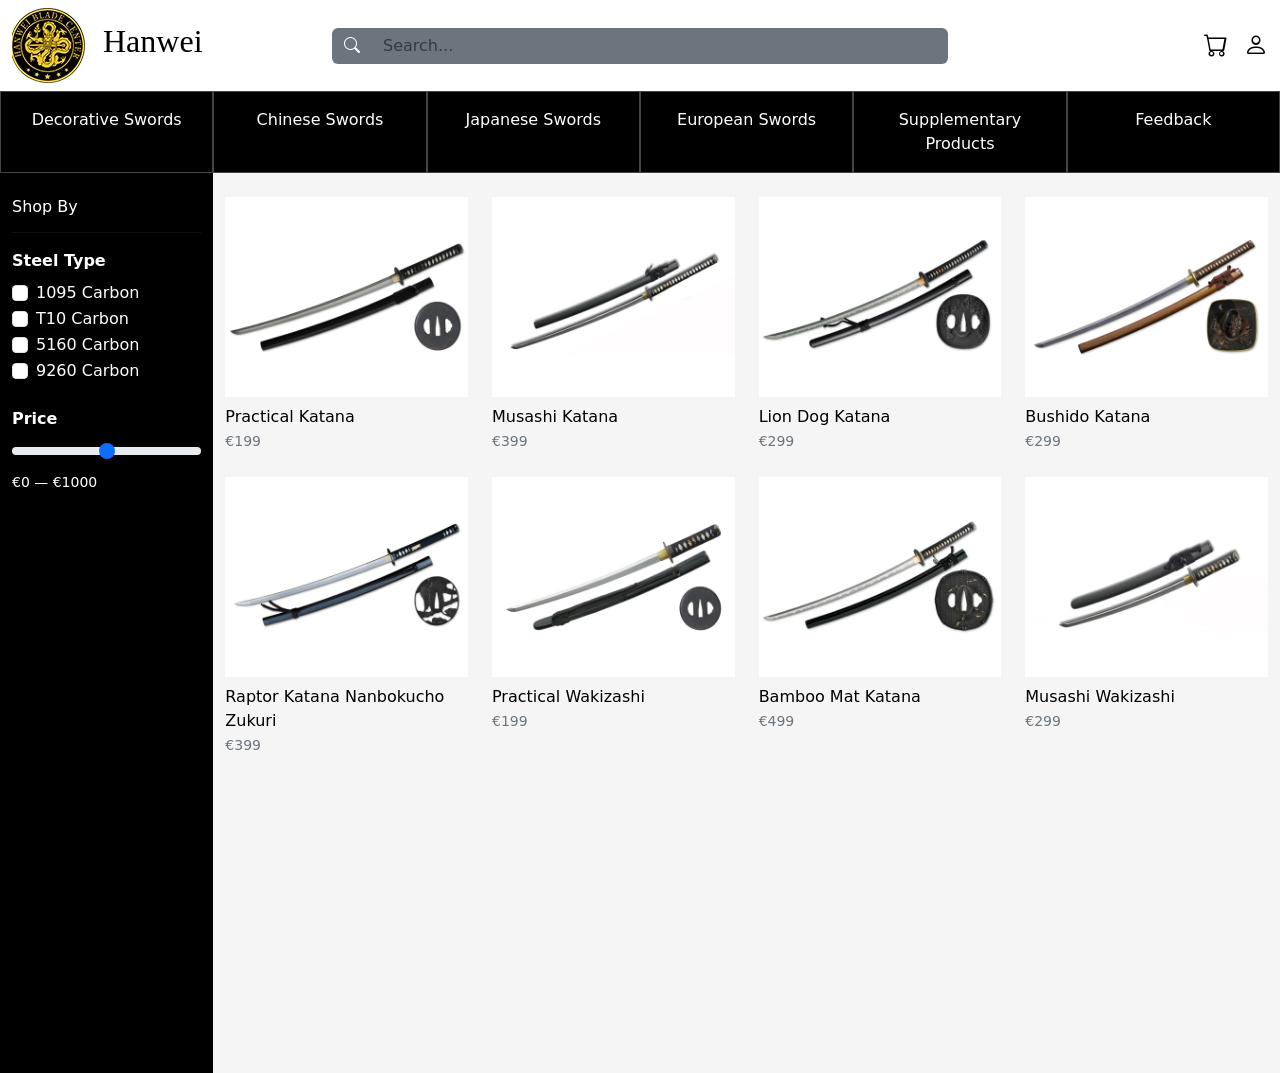
<file: JapaneseSwords.html>
<!DOCTYPE html>
<html lang="en">
<head>
    <meta charset="UTF-8">
    <meta name="viewport" content="width=device-width, initial-scale=1.0">
    <link href="https://cdn.jsdelivr.net/npm/bootstrap@5.3.0/dist/css/bootstrap.min.css" rel="stylesheet">
    <link rel="stylesheet" href="https://cdn.jsdelivr.net/npm/bootstrap-icons@1.11.0/font/bootstrap-icons.css">
    <link rel="stylesheet" href="styles.css">
    <title>Hanwei Sword Shop</title>
</head>

<body>

    <!-- header -->
    <div class="container-fluid py-2 bg-white">
        <div class="row align-items-center">

            <!--hanwei logo and home button-->
            <div class="col-3 d-flex align-items-center gap-3">
                <a href="index.html" class="d-flex align-items-center gap-3">
                    <img src="HANWEI-LOGO-.webp" class="img-fluid" alt="Hanwei Logo">
                    <h2>Hanwei</h2>
                </a>
            </div>

            <!--search box-->
            <div class="col-6">
                <div class="input-group">
                    <span class="input-group-text bg-secondary border-0">
                        <i class="bi bi-search text-white"></i>
                    </span>
                    <input type="text" class="form-control bg-secondary text-white border-0"
                           placeholder="Search..." aria-label="Search">
                </div>
            </div>

            <!-- Profile and Cart -->
            <div class="col-3 d-flex justify-content-end gap-3">
                <a href="#" class="text-black text-decoration-none">
                    <i class="bi bi-cart fs-4"></i>
                </a>
                <a href="#" class="text-black text-decoration-none">
                    <i class="bi bi-person fs-4"></i>
                </a>
               
            </div>

        </div>
    </div>

    <!-- navbar -->
    <div class="container-fluid bg-black">
        <div class="row text-white text-center">
            <div class="col bg-black" style="border: 1px solid #444;">
                <a class="nav-link text-white py-3" href="DecorativeSwords.html">Decorative Swords</a>
            </div>
            <div class="col bg-black" style="border: 1px solid #444;">
                <a class="nav-link text-white py-3" href="ChineseSwords.html">Chinese Swords</a>
            </div>
            <div class="col bg-black" style="border: 1px solid #444;">
                <a class="nav-link text-white py-3" href="JapaneseSwords.html">Japanese Swords</a>
            </div>
            <div class="col bg-black" style="border: 1px solid #444;">
                <a class="nav-link text-white py-3" href="EuropeanSwords.html">European Swords</a>
            </div>
            <div class="col bg-black" style="border: 1px solid #444;">
                <a class="nav-link text-white py-3" href="SupplementaryProducts.html">Supplementary Products</a>
            </div>
            <div class="col bg-black" style="border: 1px solid #444;">
                <a class="nav-link text-white py-3" href="Feedback.html">Feedback</a>
            </div>
        </div>
    </div>

    <!-- Main content: sidebar + products -->
    <div class="container-fluid">
        <div class="row">

            <!-- Sidebar -->
            <div class="col-2 bg-black text-white pt-4" style="min-height: 100vh;">
                <h6>Shop By</h6>
                <hr style="border-color: #444;">

                <p class="mb-2"><strong>Steel Type</strong></p>
                <div class="form-check">
                    <input class="form-check-input" type="checkbox" id="steel1">
                    <label class="form-check-label" for="steel1">1095 Carbon</label>
                </div>
                <div class="form-check">
                    <input class="form-check-input" type="checkbox" id="steel2">
                    <label class="form-check-label" for="steel2">T10 Carbon</label>
                </div>
                <div class="form-check">
                    <input class="form-check-input" type="checkbox" id="steel3">
                    <label class="form-check-label" for="steel3">5160 Carbon</label>
                </div>
                <div class="form-check">
                    <input class="form-check-input" type="checkbox" id="steel4">
                    <label class="form-check-label" for="steel4">9260 Carbon</label>
                </div>

                <p class="mt-4 mb-2"><strong>Price</strong></p>
                <input type="range" class="form-range" min="0" max="1000" value="500">
                <small>€0 — €1000</small>
            </div>

            <!-- Product grid -->
            <div class="col-10 pt-4" style="background-color: whitesmoke;">
                <div class="row g-4">

                    <!-- Repeat this block for each sword -->
                    <div class="col-3">
                        <a href="#" class="text-decoration-none text-white">
                            <img src="Decorative Katana.webp" class="w-100" alt="Sword Name" style="height: 200px; object-fit: cover;">
                            <p class="mt-2 mb-0 text-black">Practical Katana</p>
                            <small class="text-secondary">€199</small>
                        </a>
                    </div>

                    <div class="col-3">
                        <a href="#" class="text-decoration-none text-white">
                            <img src="Musashi-Katana-SH1016-Samurai-Zwaard--1024x1024.webp" class="w-100" alt="Sword Name" style="height: 200px; object-fit: cover;">
                            <p class="mt-2 mb-0 text-black">Musashi Katana</p>
                            <small class="text-secondary">€399</small>
                        </a>
                    </div>

                    <div class="col-3">
                        <a href="#" class="text-decoration-none text-white">
                            <img src="Lion-Dog-Katana-sh2439-1024x1024.webp" class="w-100" alt="Sword Name" style="height: 200px; object-fit: cover;">
                            <p class="mt-2 mb-0 text-black">Lion Dog Katana</p>
                            <small class="text-secondary">€299</small>
                        </a>
                    </div>

                    <div class="col-3">
                        <a href="#" class="text-decoration-none text-white">
                            <img src="Bushido-Katana-sh1210-1024x1024.webp" class="w-100" alt="Sword Name" style="height: 200px; object-fit: cover;">
                            <p class="mt-2 mb-0 text-black">Bushido Katana</p>
                            <small class="text-secondary">€299</small>
                        </a>
                    </div>

                    <div class="col-3">
                        <a href="#" class="text-decoration-none text-white">
                            <img src="Raptor-Katana-Nanbokucho-Zukuri-sh2416-1-1024x1024.webp" class="w-100" alt="Sword Name" style="height: 200px; object-fit: cover;">
                            <p class="mt-2 mb-0 text-black">Raptor Katana Nanbokucho Zukuri</p>
                            <small class="text-secondary">€399</small>
                        </a>
                    </div>

                    <div class="col-3">
                        <a href="#" class="text-decoration-none text-white">
                            <img src="practical-wakizashi-sh2061-1024x1024.webp" class="w-100" alt="Sword Name" style="height: 200px; object-fit: cover;">
                            <p class="mt-2 mb-0 text-black">Practical Wakizashi</p>
                            <small class="text-secondary">€199</small>
                        </a>
                    </div>

                    <div class="col-3">
                        <a href="#" class="text-decoration-none text-white">
                            <img src="bamboo-mat-katana-sh2438-1024x1024.webp" class="w-100" alt="Sword Name" style="height: 200px; object-fit: cover;">
                            <p class="mt-2 mb-0 text-black">Bamboo Mat Katana</p>
                            <small class="text-secondary">€499</small>
                        </a>
                    </div>

                    <div class="col-3">
                        <a href="#" class="text-decoration-none text-white">
                            <img src="Musashi-Wakizashi-SH1017-1024x1024.webp" class="w-100" alt="Sword Name" style="height: 200px; object-fit: cover;">
                            <p class="mt-2 mb-0 text-black">Musashi Wakizashi</p>
                            <small class="text-secondary">€299</small>
                        </a>
                    </div>

                </div>
            </div>

        </div>
    </div>

    <script src="https://cdn.jsdelivr.net/npm/@popperjs/core@2.11.6/dist/umd/popper.min.js"></script>
    <script src="https://cdn.jsdelivr.net/npm/bootstrap@5.3.0/dist/js/bootstrap.min.js"></script>

</body>
</html>
</file>
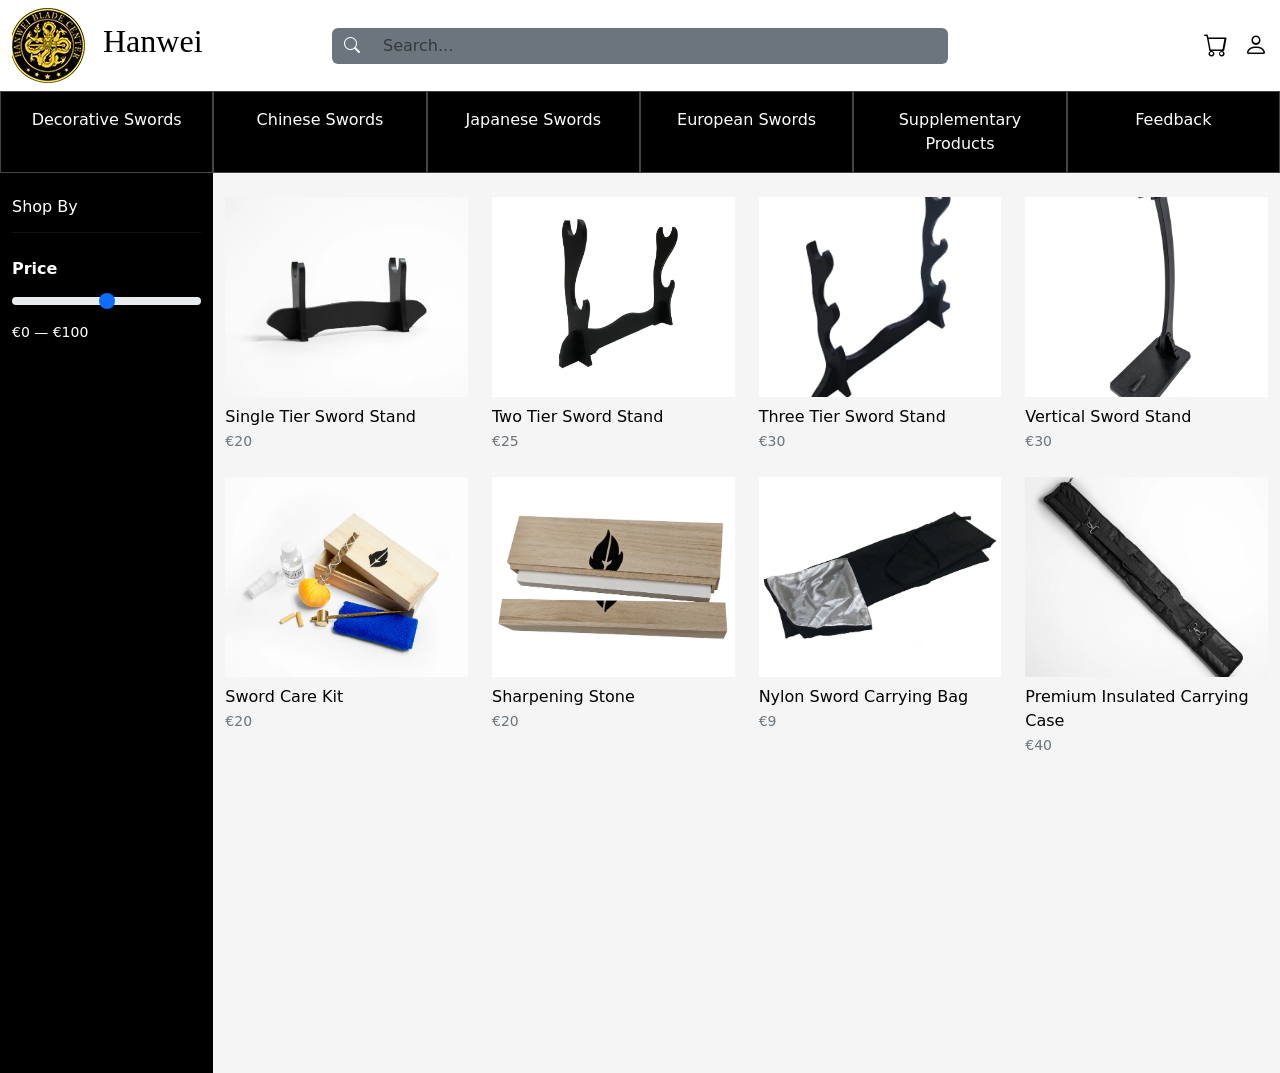
<file: SupplementaryProducts.html>
<!DOCTYPE html>
<html lang="en">
<head>
    <meta charset="UTF-8">
    <meta name="viewport" content="width=device-width, initial-scale=1.0">
    <link href="https://cdn.jsdelivr.net/npm/bootstrap@5.3.0/dist/css/bootstrap.min.css" rel="stylesheet">
    <link rel="stylesheet" href="https://cdn.jsdelivr.net/npm/bootstrap-icons@1.11.0/font/bootstrap-icons.css">
    <link rel="stylesheet" href="styles.css">
    <title>Hanwei Sword Shop</title>
</head>

<body>

    <!-- header -->
    <div class="container-fluid py-2 bg-white">
        <div class="row align-items-center">

            <!--hanwei logo and home button-->
            <div class="col-3 d-flex align-items-center gap-3">
                <a href="index.html" class="d-flex align-items-center gap-3">
                    <img src="HANWEI-LOGO-.webp" class="img-fluid" alt="Hanwei Logo">
                    <h2>Hanwei</h2>
                </a>
            </div>

            <!--search box-->
            <div class="col-6">
                <div class="input-group">
                    <span class="input-group-text bg-secondary border-0">
                        <i class="bi bi-search text-white"></i>
                    </span>
                    <input type="text" class="form-control bg-secondary text-white border-0"
                           placeholder="Search..." aria-label="Search">
                </div>
            </div>

            <!-- Profile and Cart -->
            <div class="col-3 d-flex justify-content-end gap-3">
                <a href="#" class="text-black text-decoration-none">
                    <i class="bi bi-cart fs-4"></i>
                </a>
                <a href="#" class="text-black text-decoration-none">
                    <i class="bi bi-person fs-4"></i>
                </a>
               
            </div>

        </div>
    </div>

    <!-- navbar -->
    <div class="container-fluid bg-black">
        <div class="row text-white text-center">
            <div class="col bg-black" style="border: 1px solid #444;">
                <a class="nav-link text-white py-3" href="DecorativeSwords.html">Decorative Swords</a>
            </div>
            <div class="col bg-black" style="border: 1px solid #444;">
                <a class="nav-link text-white py-3" href="ChineseSwords.html">Chinese Swords</a>
            </div>
            <div class="col bg-black" style="border: 1px solid #444;">
                <a class="nav-link text-white py-3" href="JapaneseSwords.html">Japanese Swords</a>
            </div>
            <div class="col bg-black" style="border: 1px solid #444;">
                <a class="nav-link text-white py-3" href="EuropeanSwords.html">European Swords</a>
            </div>
            <div class="col bg-black" style="border: 1px solid #444;">
                <a class="nav-link text-white py-3" href="SupplementaryProducts.html">Supplementary Products</a>
            </div>
            <div class="col bg-black" style="border: 1px solid #444;">
                <a class="nav-link text-white py-3" href="Feedback.html">Feedback</a>
            </div>
        </div>
    </div>

    <div class="container-fluid">
        <div class="row">
            <div class="col-2 bg-black text-white pt-4" style="min-height: 100vh;">
                <h6>Shop By</h6>
                <hr style="border-color: #444;">

                <p class="mt-4 mb-2"><strong>Price</strong></p>
                <input type="range" class="form-range" min="0" max="1000" value="500">
                <small>€0 — €100</small>
            </div>


    <!-- product grid -->
            <div class="col-10 pt-4" style="background-color: whitesmoke;">
                <div class="row g-4">

                    <!-- block for each sword -->
                    <div class="col-3">
                        <a href="#" class="text-decoration-none text-white">
                            <img src="MiniatureSingleSwordStand1_1400x1400.webp" class="w-100" alt="Sword Name" style="height: 200px; object-fit: cover;">
                            <p class="mt-2 mb-0 text-black">Single Tier Sword Stand</p>
                            <small class="text-secondary">€20</small>
                        </a>
                    </div>

                    <div class="col-3">
                        <a href="#" class="text-decoration-none text-white">
                            <img src="IMG_1174_1868x1400.webp" class="w-100" alt="Sword Name" style="height: 200px; object-fit: cover;">
                            <p class="mt-2 mb-0 text-black">Two Tier Sword Stand</p>
                            <small class="text-secondary">€25</small>
                        </a>
                    </div>

                    <div class="col-3">
                        <a href="#" class="text-decoration-none text-white">
                            <img src="accessories_3swordstand_table_293x293.avif" class="w-100" alt="Sword Name" style="height: 200px; object-fit: cover;">
                            <p class="mt-2 mb-0 text-black">Three Tier Sword Stand</p>
                            <small class="text-secondary">€30</small>
                        </a>
                    </div>

                    <div class="col-3">
                        <a href="#" class="text-decoration-none text-white">
                            <img src="stand_1400x1400.webp" class="w-100" alt="Sword Name" style="height: 200px; object-fit: cover;">
                            <p class="mt-2 mb-0 text-black">Vertical Sword Stand</p>
                            <small class="text-secondary">€30</small>
                        </a>
                    </div>

                    <div class="col-3">
                        <a href="#" class="text-decoration-none text-white">
                            <img src="SwordCareKit02_0ed1c636-b893-495b-b95d-266f65d0a1a0_1400x1400.webp" class="w-100" alt="Sword Name" style="height: 200px; object-fit: cover;">
                            <p class="mt-2 mb-0 text-black">Sword Care Kit</p>
                            <small class="text-secondary">€20</small>
                        </a>
                    </div>

                    <div class="col-3">
                        <a href="#" class="text-decoration-none text-white">
                            <img src="Sharpening_Stone02_1400x1400.webp" class="w-100" alt="Sword Name" style="height: 200px; object-fit: cover;">
                            <p class="mt-2 mb-0 text-black">Sharpening Stone</p>
                            <small class="text-secondary">€20</small>
                        </a>
                    </div>

                    <div class="col-3">
                        <a href="#" class="text-decoration-none text-white">
                            <img src="nylonbag_1400x1400.webp" class="w-100" alt="Sword Name" style="height: 200px; object-fit: cover;">
                            <p class="mt-2 mb-0 text-black">Nylon Sword Carrying Bag</p>
                            <small class="text-secondary">€9</small>
                        </a>
                    </div>

                    <div class="col-3">
                        <a href="#" class="text-decoration-none text-white">
                            <img src="PremiumInsulatedSwordCarryingCase1_3349dfee-c08c-424e-827a-4143989fcf0f_1400x1400.webp" class="w-100" alt="Sword Name" style="height: 200px; object-fit: cover;">
                            <p class="mt-2 mb-0 text-black">Premium Insulated Carrying Case</p>
                            <small class="text-secondary">€40</small>
                        </a>
                    </div>

                </div>
            </div>
        </div>
    </div>

            <script src="https://cdn.jsdelivr.net/npm/@popperjs/core@2.11.6/dist/umd/popper.min.js"></script>
            <script src="https://cdn.jsdelivr.net/npm/bootstrap@5.3.0/dist/js/bootstrap.min.js"></script>

</body>
</html>
</file>
<file: styles.css>
a {
    color: white;
    text-decoration: none;
}

body {
  margin: 0;
}

.container {
  position: relative;
  width: 100%;
}

.container img {
  width: 100%;
  height: auto;
  display: block; 
}

.centered-text {
  position: absolute;
  top: 50%;
  left: 50%;
  transform: translate(-50%, -50%); 
  color: white;
  font-size: 2rem;
 font-weight: heavy;
  text-shadow: 2px 2px 4px rgba(0, 0, 0, 0.7); 
}

body {
  background-color: whitesmoke;
}

h2 {
  color: black;
  font-family:'Times New Roman', Times, serif
}

h4 {
  color: gold;
  text-align: center;
  
}

.btn-gold {
    background-color: #f7d40b;
    border-color: #000000;
    color: black;
}
</file>
